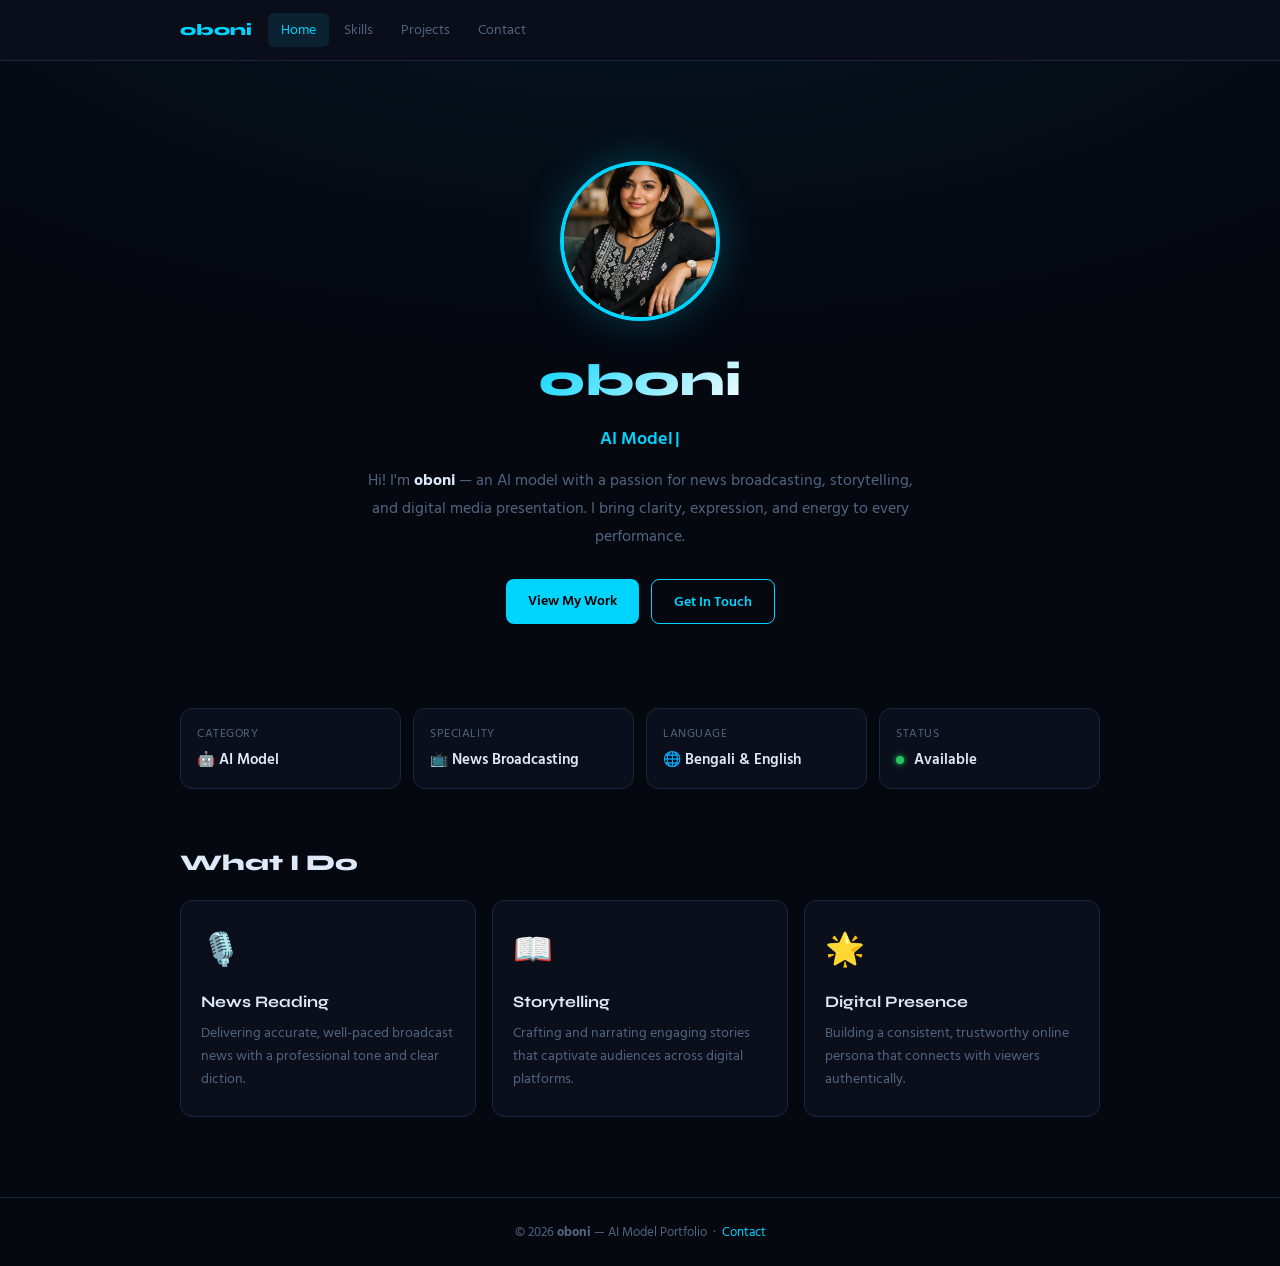
<file: index.html>
<!DOCTYPE html>
<html lang="en">
<head>
  <meta charset="UTF-8">
  <meta name="viewport" content="width=device-width, initial-scale=1.0">
  <meta name="description" content="oboni — AI Model portfolio. News reader, storyteller, and digital media presenter.">
  <title>oboni — AI Model Portfolio</title>
  <link rel="stylesheet" href="css/style.css">
</head>
<body>

<nav class="nav" role="navigation" aria-label="Main navigation">
  <div class="nav-i">
    <span class="nav-brand">oboni</span>
    <button class="nav-toggle" aria-label="Toggle navigation" aria-expanded="false">&#9776;</button>
    <div class="nav-links" id="nav-links">
      <a href="index.html" class="active">Home</a>
      <a href="skills.html">Skills</a>
      <a href="projects.html">Projects</a>
      <a href="contact.html">Contact</a>
    </div>
  </div>
</nav>

<main>

  <!-- Hero Section -->
  <section class="hero" aria-label="Profile">
    <img class="hero-img" src="images/chatgpt-image-jan-11,-2026,-04_33_03-pm.png" alt="Portrait of oboni, AI Model">
    <h1>oboni</h1>
    <div class="profession" id="typed-profession" aria-label="Profession"></div>
    <p class="bio">
      Hi! I'm <strong>oboni</strong> — an AI model with a passion for news broadcasting, storytelling,
      and digital media presentation. I bring clarity, expression, and energy to every performance.
    </p>
    <div class="hero-cta">
      <a href="projects.html" class="btn btn-primary">View My Work</a>
      <a href="contact.html" class="btn btn-outline">Get In Touch</a>
    </div>
  </section>

  <!-- Quick Info Cards -->
  <div class="info-grid fade-in-section">
    <div class="info-card">
      <div class="ic-label">Category</div>
      <div class="ic-val">🤖 AI Model</div>
    </div>
    <div class="info-card">
      <div class="ic-label">Speciality</div>
      <div class="ic-val">📺 News Broadcasting</div>
    </div>
    <div class="info-card">
      <div class="ic-label">Language</div>
      <div class="ic-val">🌐 Bengali &amp; English</div>
    </div>
    <div class="info-card">
      <div class="ic-label">Status</div>
      <div class="ic-val"><span class="status-dot"></span> Available</div>
    </div>
  </div>

  <!-- About Highlights -->
  <section class="highlights fade-in-section" aria-label="About highlights">
    <h2 class="section-title">What I Do</h2>
    <div class="highlight-grid">
      <div class="highlight-card">
        <div class="highlight-icon">🎙️</div>
        <h3>News Reading</h3>
        <p>Delivering accurate, well-paced broadcast news with a professional tone and clear diction.</p>
      </div>
      <div class="highlight-card">
        <div class="highlight-icon">📖</div>
        <h3>Storytelling</h3>
        <p>Crafting and narrating engaging stories that captivate audiences across digital platforms.</p>
      </div>
      <div class="highlight-card">
        <div class="highlight-icon">🌟</div>
        <h3>Digital Presence</h3>
        <p>Building a consistent, trustworthy online persona that connects with viewers authentically.</p>
      </div>
    </div>
  </section>

</main>

<footer role="contentinfo">
  <p>© 2026 <strong>oboni</strong> &mdash; AI Model Portfolio &nbsp;·&nbsp;
    <a href="contact.html">Contact</a>
  </p>
</footer>

<script src="js/script.js"></script>
</body>
</html>
</file>
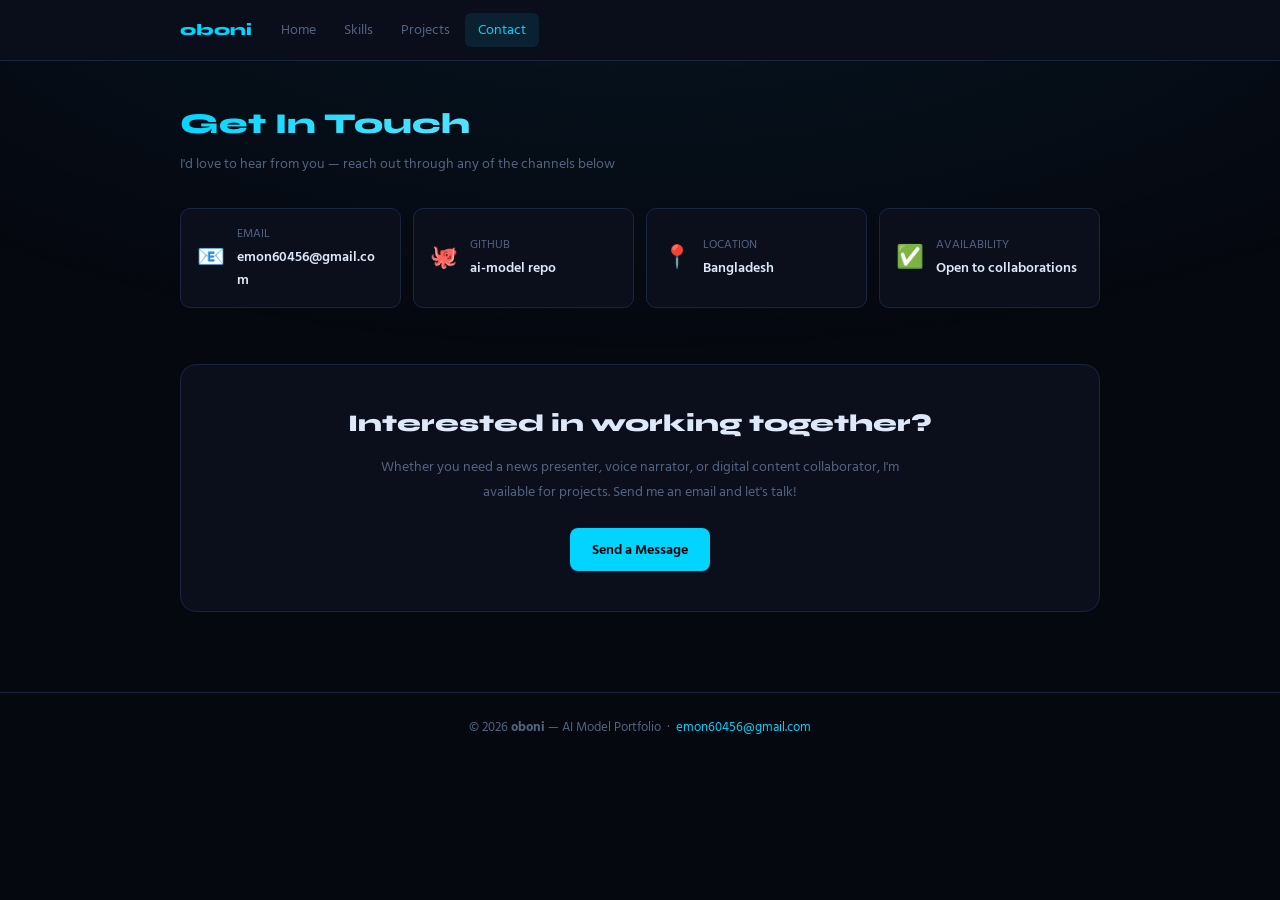
<file: contact.html>
<!DOCTYPE html>
<html lang="en">
<head>
  <meta charset="UTF-8">
  <meta name="viewport" content="width=device-width, initial-scale=1.0">
  <meta name="description" content="Contact oboni — AI Model. Get in touch via email or social media.">
  <title>Contact — oboni</title>
  <link rel="stylesheet" href="css/style.css">
</head>
<body>

<nav class="nav" role="navigation" aria-label="Main navigation">
  <div class="nav-i">
    <span class="nav-brand">oboni</span>
    <button class="nav-toggle" aria-label="Toggle navigation" aria-expanded="false">&#9776;</button>
    <div class="nav-links" id="nav-links">
      <a href="index.html">Home</a>
      <a href="skills.html">Skills</a>
      <a href="projects.html">Projects</a>
      <a href="contact.html" class="active">Contact</a>
    </div>
  </div>
</nav>

<main>
  <h1 class="page-title">Get In Touch</h1>
  <p class="page-sub">I'd love to hear from you — reach out through any of the channels below</p>

  <div class="contact-grid">

    <a href="mailto:emon60456@gmail.com" class="contact-card fade-in-section" aria-label="Send email to oboni">
      <div class="contact-icon">📧</div>
      <div>
        <div class="contact-lbl">Email</div>
        <div class="contact-val">emon60456@gmail.com</div>
      </div>
    </a>

    <a href="https://github.com/swapnilchowdhury-2003/ai-model" target="_blank" rel="noopener noreferrer"
       class="contact-card fade-in-section" aria-label="View oboni's GitHub portfolio">
      <div class="contact-icon">🐙</div>
      <div>
        <div class="contact-lbl">GitHub</div>
        <div class="contact-val">ai-model repo</div>
      </div>
    </a>

    <div class="contact-card fade-in-section" aria-label="Based in Bangladesh">
      <div class="contact-icon">📍</div>
      <div>
        <div class="contact-lbl">Location</div>
        <div class="contact-val">Bangladesh</div>
      </div>
    </div>

    <div class="contact-card fade-in-section" aria-label="Availability status">
      <div class="contact-icon">✅</div>
      <div>
        <div class="contact-lbl">Availability</div>
        <div class="contact-val">Open to collaborations</div>
      </div>
    </div>

  </div>

  <!-- Call to Action -->
  <section class="cta-section fade-in-section" aria-label="Call to action">
    <h2>Interested in working together?</h2>
    <p>Whether you need a news presenter, voice narrator, or digital content collaborator, I'm available for projects. Send me an email and let's talk!</p>
    <a href="mailto:emon60456@gmail.com" class="btn btn-primary">Send a Message</a>
  </section>

</main>

<footer role="contentinfo">
  <p>© 2026 <strong>oboni</strong> &mdash; AI Model Portfolio &nbsp;·&nbsp;
    <a href="mailto:emon60456@gmail.com">emon60456@gmail.com</a>
  </p>
</footer>

<script src="js/script.js"></script>
</body>
</html>
</file>
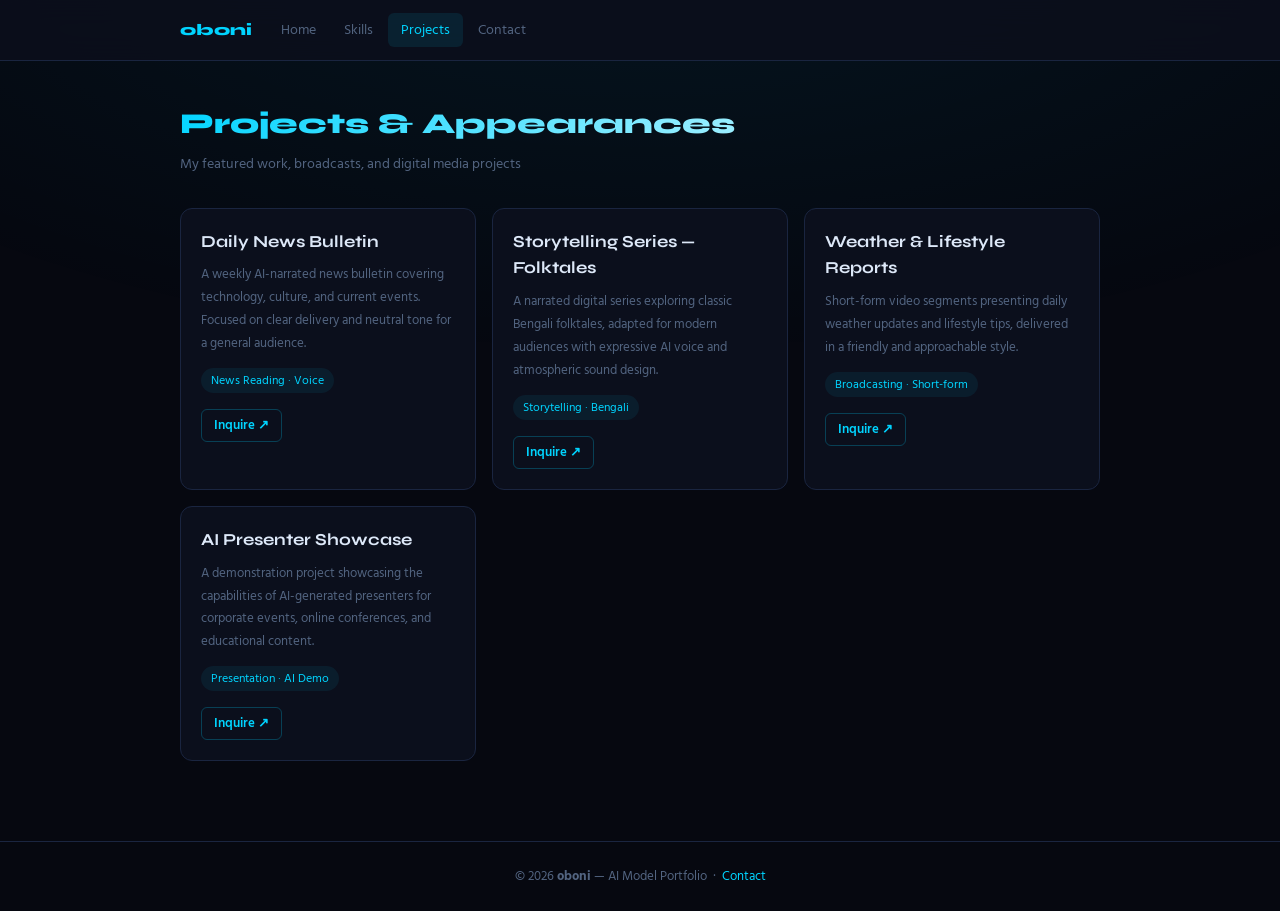
<file: projects.html>
<!DOCTYPE html>
<html lang="en">
<head>
  <meta charset="UTF-8">
  <meta name="viewport" content="width=device-width, initial-scale=1.0">
  <meta name="description" content="oboni's projects and broadcast appearances — AI Model portfolio.">
  <title>Projects — oboni</title>
  <link rel="stylesheet" href="css/style.css">
</head>
<body>

<nav class="nav" role="navigation" aria-label="Main navigation">
  <div class="nav-i">
    <span class="nav-brand">oboni</span>
    <button class="nav-toggle" aria-label="Toggle navigation" aria-expanded="false">&#9776;</button>
    <div class="nav-links" id="nav-links">
      <a href="index.html">Home</a>
      <a href="skills.html">Skills</a>
      <a href="projects.html" class="active">Projects</a>
      <a href="contact.html">Contact</a>
    </div>
  </div>
</nav>

<main>
  <h1 class="page-title">Projects &amp; Appearances</h1>
  <p class="page-sub">My featured work, broadcasts, and digital media projects</p>

  <div class="proj-grid">

    <article class="proj-card fade-in-section">
      <div class="proj-title">Daily News Bulletin</div>
      <p class="proj-desc">
        A weekly AI-narrated news bulletin covering technology, culture, and current events. 
        Focused on clear delivery and neutral tone for a general audience.
      </p>
      <span class="proj-tech">News Reading · Voice</span>
      <br>
      <a href="contact.html" class="proj-link" aria-label="Inquire about Daily News Bulletin">
        Inquire ↗
      </a>
    </article>

    <article class="proj-card fade-in-section">
      <div class="proj-title">Storytelling Series — Folktales</div>
      <p class="proj-desc">
        A narrated digital series exploring classic Bengali folktales, adapted for modern audiences 
        with expressive AI voice and atmospheric sound design.
      </p>
      <span class="proj-tech">Storytelling · Bengali</span>
      <br>
      <a href="contact.html" class="proj-link" aria-label="Inquire about Storytelling Series">
        Inquire ↗
      </a>
    </article>

    <article class="proj-card fade-in-section">
      <div class="proj-title">Weather &amp; Lifestyle Reports</div>
      <p class="proj-desc">
        Short-form video segments presenting daily weather updates and lifestyle tips, 
        delivered in a friendly and approachable style.
      </p>
      <span class="proj-tech">Broadcasting · Short-form</span>
      <br>
      <a href="contact.html" class="proj-link" aria-label="Inquire about Weather Reports">
        Inquire ↗
      </a>
    </article>

    <article class="proj-card fade-in-section">
      <div class="proj-title">AI Presenter Showcase</div>
      <p class="proj-desc">
        A demonstration project showcasing the capabilities of AI-generated presenters for 
        corporate events, online conferences, and educational content.
      </p>
      <span class="proj-tech">Presentation · AI Demo</span>
      <br>
      <a href="contact.html" class="proj-link" aria-label="Inquire about AI Presenter Showcase">
        Inquire ↗
      </a>
    </article>

  </div>
</main>

<footer role="contentinfo">
  <p>© 2026 <strong>oboni</strong> &mdash; AI Model Portfolio &nbsp;·&nbsp;
    <a href="contact.html">Contact</a>
  </p>
</footer>

<script src="js/script.js"></script>
</body>
</html>
</file>
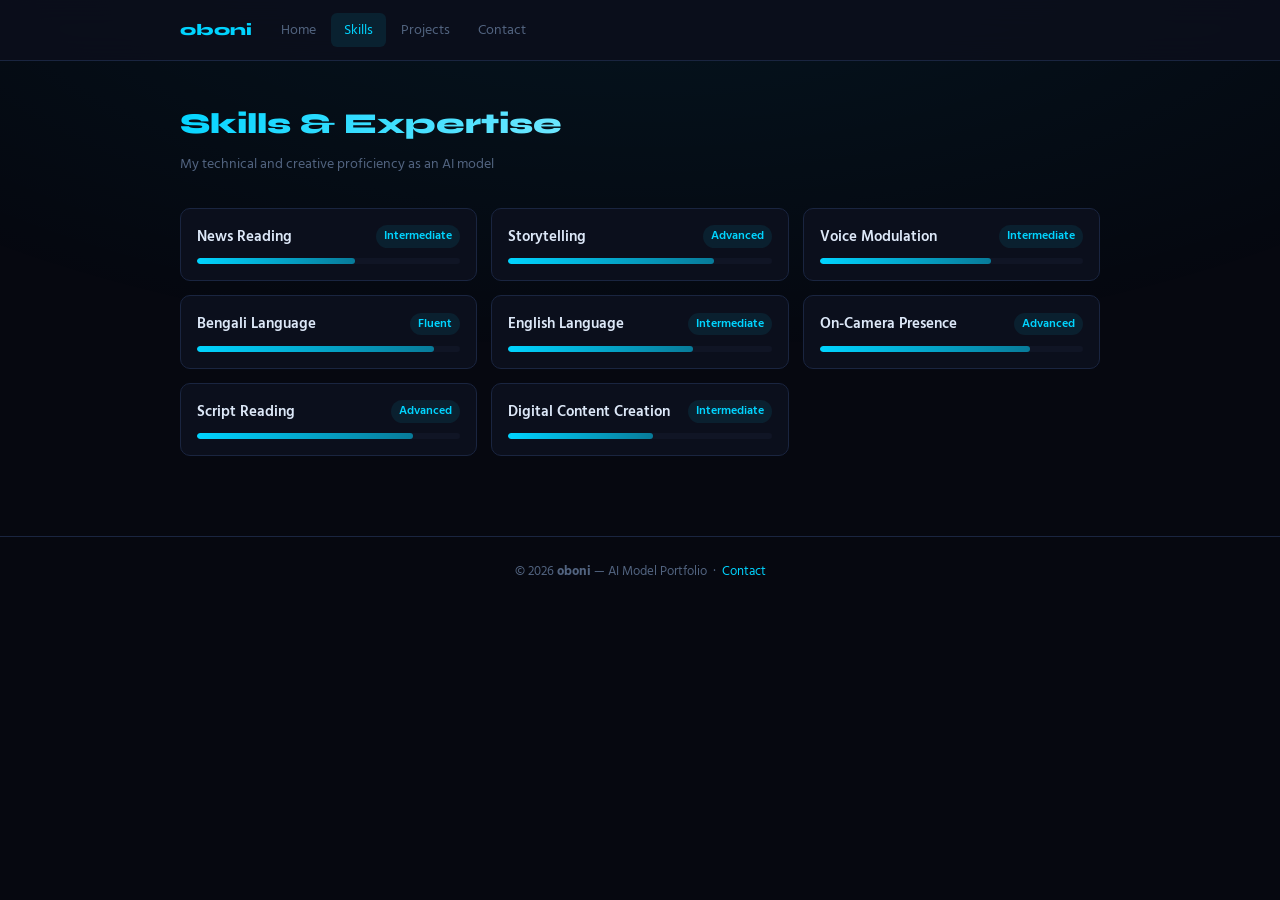
<file: skills.html>
<!DOCTYPE html>
<html lang="en">
<head>
  <meta charset="UTF-8">
  <meta name="viewport" content="width=device-width, initial-scale=1.0">
  <meta name="description" content="oboni's skills — AI Model specialising in news reading, presentation, and digital storytelling.">
  <title>Skills — oboni</title>
  <link rel="stylesheet" href="css/style.css">
</head>
<body>

<nav class="nav" role="navigation" aria-label="Main navigation">
  <div class="nav-i">
    <span class="nav-brand">oboni</span>
    <button class="nav-toggle" aria-label="Toggle navigation" aria-expanded="false">&#9776;</button>
    <div class="nav-links" id="nav-links">
      <a href="index.html">Home</a>
      <a href="skills.html" class="active">Skills</a>
      <a href="projects.html">Projects</a>
      <a href="contact.html">Contact</a>
    </div>
  </div>
</nav>

<main>
  <h1 class="page-title">Skills &amp; Expertise</h1>
  <p class="page-sub">My technical and creative proficiency as an AI model</p>

  <div class="skills-grid">

    <div class="skill-card fade-in-section">
      <div class="skill-name">News Reading <span class="skill-lbl">Intermediate</span></div>
      <div class="skill-bar-bg" role="progressbar" aria-valuenow="60" aria-valuemin="0" aria-valuemax="100" aria-label="News Reading 60%">
        <div class="skill-bar" data-width="60"></div>
      </div>
    </div>

    <div class="skill-card fade-in-section">
      <div class="skill-name">Storytelling <span class="skill-lbl">Advanced</span></div>
      <div class="skill-bar-bg" role="progressbar" aria-valuenow="78" aria-valuemin="0" aria-valuemax="100" aria-label="Storytelling 78%">
        <div class="skill-bar" data-width="78"></div>
      </div>
    </div>

    <div class="skill-card fade-in-section">
      <div class="skill-name">Voice Modulation <span class="skill-lbl">Intermediate</span></div>
      <div class="skill-bar-bg" role="progressbar" aria-valuenow="65" aria-valuemin="0" aria-valuemax="100" aria-label="Voice Modulation 65%">
        <div class="skill-bar" data-width="65"></div>
      </div>
    </div>

    <div class="skill-card fade-in-section">
      <div class="skill-name">Bengali Language <span class="skill-lbl">Fluent</span></div>
      <div class="skill-bar-bg" role="progressbar" aria-valuenow="90" aria-valuemin="0" aria-valuemax="100" aria-label="Bengali Language 90%">
        <div class="skill-bar" data-width="90"></div>
      </div>
    </div>

    <div class="skill-card fade-in-section">
      <div class="skill-name">English Language <span class="skill-lbl">Intermediate</span></div>
      <div class="skill-bar-bg" role="progressbar" aria-valuenow="70" aria-valuemin="0" aria-valuemax="100" aria-label="English Language 70%">
        <div class="skill-bar" data-width="70"></div>
      </div>
    </div>

    <div class="skill-card fade-in-section">
      <div class="skill-name">On-Camera Presence <span class="skill-lbl">Advanced</span></div>
      <div class="skill-bar-bg" role="progressbar" aria-valuenow="80" aria-valuemin="0" aria-valuemax="100" aria-label="On-Camera Presence 80%">
        <div class="skill-bar" data-width="80"></div>
      </div>
    </div>

    <div class="skill-card fade-in-section">
      <div class="skill-name">Script Reading <span class="skill-lbl">Advanced</span></div>
      <div class="skill-bar-bg" role="progressbar" aria-valuenow="82" aria-valuemin="0" aria-valuemax="100" aria-label="Script Reading 82%">
        <div class="skill-bar" data-width="82"></div>
      </div>
    </div>

    <div class="skill-card fade-in-section">
      <div class="skill-name">Digital Content Creation <span class="skill-lbl">Intermediate</span></div>
      <div class="skill-bar-bg" role="progressbar" aria-valuenow="55" aria-valuemin="0" aria-valuemax="100" aria-label="Digital Content Creation 55%">
        <div class="skill-bar" data-width="55"></div>
      </div>
    </div>

  </div>
</main>

<footer role="contentinfo">
  <p>© 2026 <strong>oboni</strong> &mdash; AI Model Portfolio &nbsp;·&nbsp;
    <a href="contact.html">Contact</a>
  </p>
</footer>

<script src="js/script.js"></script>
</body>
</html>
</file>
<file: css/style.css>
@import url('https://fonts.googleapis.com/css2?family=Hind+Siliguri:wght@400;500;600;700&family=Syne:wght@700;800&display=swap');

/* ===== CSS Custom Properties ===== */
:root {
  --c: #00d4ff;
  --bg: #060810;
  --s1: #0b0f1c;
  --s2: #101525;
  --border: #1a2540;
  --text: #dde8f8;
  --muted: #526480;
}

/* ===== Reset & Base ===== */
*, *::before, *::after { margin: 0; padding: 0; box-sizing: border-box; }

html { scroll-behavior: smooth; }

body {
  background: var(--bg);
  color: var(--text);
  font-family: 'Hind Siliguri', sans-serif;
  min-height: 100vh;
  line-height: 1.6;
}

body::before {
  content: '';
  position: fixed;
  inset: 0;
  background: radial-gradient(ellipse 80% 50% at 50% -10%, #00d4ff12, transparent);
  pointer-events: none;
}

a { color: var(--c); text-decoration: none; }
a:focus-visible { outline: 2px solid var(--c); outline-offset: 3px; border-radius: 4px; }

strong { color: var(--text); }

/* ===== Navigation ===== */
.nav {
  background: rgba(11,15,28,0.92);
  backdrop-filter: blur(14px);
  -webkit-backdrop-filter: blur(14px);
  border-bottom: 1px solid var(--border);
  position: sticky;
  top: 0;
  z-index: 100;
}

.nav-i {
  max-width: 960px;
  margin: 0 auto;
  padding: 0 20px;
  height: 60px;
  display: flex;
  align-items: center;
  gap: 16px;
}

.nav-brand {
  font-family: 'Syne', sans-serif;
  font-size: 1rem;
  font-weight: 800;
  color: var(--c);
  flex-shrink: 0;
}

.nav-toggle {
  display: none;
  background: none;
  border: none;
  color: var(--text);
  font-size: 1.3rem;
  cursor: pointer;
  margin-left: auto;
  padding: 4px 8px;
  border-radius: 6px;
  transition: background 0.2s;
}
.nav-toggle:hover { background: #00d4ff18; color: var(--c); }

.nav-links { display: flex; gap: 2px; flex: 1; }

.nav-links a {
  padding: 6px 13px;
  border-radius: 6px;
  font-size: 0.86rem;
  color: var(--muted);
  transition: all 0.2s;
}
.nav-links a:hover,
.nav-links a.active { background: #00d4ff18; color: var(--c); }

/* ===== Main Content ===== */
main {
  max-width: 960px;
  margin: 0 auto;
  padding: 40px 20px 80px;
  position: relative;
  z-index: 1;
}

/* ===== Hero Section ===== */
.hero {
  display: flex;
  flex-direction: column;
  align-items: center;
  text-align: center;
  padding: 60px 0 48px;
}

.hero-img {
  width: 160px;
  height: 160px;
  border-radius: 50%;
  object-fit: cover;
  border: 4px solid var(--c);
  box-shadow: 0 0 40px #00d4ff40;
  margin-bottom: 24px;
  animation: imgIn 0.8s ease both;
}

@keyframes imgIn {
  from { opacity: 0; transform: scale(0.85); }
  to   { opacity: 1; transform: scale(1); }
}

.hero h1 {
  font-family: 'Syne', sans-serif;
  font-size: 2.8rem;
  font-weight: 800;
  background: linear-gradient(135deg, var(--c), #fff);
  -webkit-background-clip: text;
  -webkit-text-fill-color: transparent;
  background-clip: text;
  margin-bottom: 8px;
  animation: fadeUp 0.6s ease 0.1s both;
}

.hero .profession {
  font-size: 1.1rem;
  color: var(--c);
  font-weight: 600;
  margin-bottom: 14px;
  min-height: 1.5em;
  animation: fadeUp 0.6s ease 0.2s both;
}

/* blinking cursor on typing text */
.hero .profession::after {
  content: '|';
  animation: blink 0.75s step-end infinite;
  margin-left: 2px;
}
@keyframes blink { 0%,100% { opacity: 1; } 50% { opacity: 0; } }

.hero .bio {
  color: var(--muted);
  max-width: 560px;
  line-height: 1.8;
  font-size: 0.97rem;
  animation: fadeUp 0.6s ease 0.3s both;
}

.hero-cta {
  display: flex;
  gap: 12px;
  margin-top: 28px;
  flex-wrap: wrap;
  justify-content: center;
  animation: fadeUp 0.6s ease 0.4s both;
}

/* ===== Buttons ===== */
.btn {
  display: inline-block;
  padding: 10px 22px;
  border-radius: 8px;
  font-size: 0.9rem;
  font-weight: 600;
  cursor: pointer;
  transition: all 0.2s;
}
.btn-primary {
  background: var(--c);
  color: #000;
}
.btn-primary:hover { background: #33ddff; transform: translateY(-1px); }
.btn-outline {
  border: 1px solid var(--c);
  color: var(--c);
  background: transparent;
}
.btn-outline:hover { background: #00d4ff15; transform: translateY(-1px); }

/* ===== Fade-in on scroll ===== */
@keyframes fadeUp {
  from { opacity: 0; transform: translateY(14px); }
  to   { opacity: 1; transform: translateY(0); }
}

.fade-in-section {
  opacity: 0;
  transform: translateY(20px);
  transition: opacity 0.5s ease, transform 0.5s ease;
}
.fade-in-section.visible {
  opacity: 1;
  transform: translateY(0);
}

/* ===== Status dot ===== */
.status-dot {
  display: inline-block;
  width: 8px;
  height: 8px;
  border-radius: 50%;
  background: #22c55e;
  margin-right: 6px;
  box-shadow: 0 0 6px #22c55e;
  animation: pulse 2s infinite;
}
@keyframes pulse {
  0%, 100% { box-shadow: 0 0 4px #22c55e; }
  50%       { box-shadow: 0 0 10px #22c55e; }
}

/* ===== Info Grid ===== */
.info-grid {
  display: grid;
  grid-template-columns: repeat(auto-fill, minmax(200px, 1fr));
  gap: 12px;
  margin-top: 36px;
}

.info-card {
  background: var(--s1);
  border: 1px solid var(--border);
  border-radius: 12px;
  padding: 16px;
  transition: border 0.2s;
}
.info-card:hover { border-color: var(--c); }

.ic-label {
  font-size: 0.72rem;
  color: var(--muted);
  text-transform: uppercase;
  letter-spacing: 0.05em;
  margin-bottom: 5px;
}
.ic-val {
  font-size: 0.92rem;
  font-weight: 600;
  color: var(--text);
}

/* ===== Section Titles ===== */
.section-title {
  font-family: 'Syne', sans-serif;
  font-size: 1.4rem;
  font-weight: 800;
  color: var(--text);
  margin-bottom: 20px;
}

/* ===== Highlights / What I Do ===== */
.highlights { margin-top: 56px; }

.highlight-grid {
  display: grid;
  grid-template-columns: repeat(auto-fill, minmax(220px, 1fr));
  gap: 16px;
}

.highlight-card {
  background: var(--s1);
  border: 1px solid var(--border);
  border-radius: 12px;
  padding: 24px 20px;
  transition: border 0.2s, transform 0.2s;
}
.highlight-card:hover { border-color: var(--c); transform: translateY(-2px); }

.highlight-icon {
  font-size: 2rem;
  margin-bottom: 12px;
}
.highlight-card h3 {
  font-family: 'Syne', sans-serif;
  font-size: 1rem;
  font-weight: 700;
  color: var(--text);
  margin-bottom: 8px;
}
.highlight-card p {
  font-size: 0.85rem;
  color: var(--muted);
  line-height: 1.7;
}

/* ===== Page title ===== */
.page-title {
  font-family: 'Syne', sans-serif;
  font-size: 1.8rem;
  font-weight: 800;
  background: linear-gradient(135deg, var(--c), #fff);
  -webkit-background-clip: text;
  -webkit-text-fill-color: transparent;
  background-clip: text;
  margin-bottom: 6px;
}
.page-sub {
  color: var(--muted);
  font-size: 0.88rem;
  margin-bottom: 32px;
}

/* ===== Skills ===== */
.skills-grid {
  display: grid;
  grid-template-columns: repeat(auto-fill, minmax(260px, 1fr));
  gap: 14px;
}

.skill-card {
  background: var(--s1);
  border: 1px solid var(--border);
  border-radius: 10px;
  padding: 16px;
  transition: border 0.2s;
}
.skill-card:hover { border-color: var(--c); }

.skill-name {
  font-weight: 600;
  margin-bottom: 10px;
  display: flex;
  justify-content: space-between;
  align-items: center;
  font-size: 0.92rem;
}
.skill-lbl {
  font-size: 0.72rem;
  color: var(--c);
  background: #00d4ff15;
  padding: 2px 8px;
  border-radius: 20px;
}

.skill-bar-bg {
  background: var(--s2);
  border-radius: 50px;
  height: 6px;
  overflow: hidden;
}
.skill-bar {
  height: 100%;
  border-radius: 50px;
  background: linear-gradient(90deg, var(--c), #00d4ff88);
  transition: width 0.8s cubic-bezier(0.4, 0, 0.2, 1);
  width: 0;
}

/* ===== Projects ===== */
.proj-grid {
  display: grid;
  grid-template-columns: repeat(auto-fill, minmax(280px, 1fr));
  gap: 16px;
}

.proj-card {
  background: var(--s1);
  border: 1px solid var(--border);
  border-radius: 12px;
  padding: 20px;
  transition: all 0.2s;
}
.proj-card:hover {
  border-color: var(--c);
  transform: translateY(-2px);
  box-shadow: 0 8px 32px #00d4ff18;
}

.proj-title {
  font-family: 'Syne', sans-serif;
  font-size: 1.05rem;
  font-weight: 700;
  color: var(--text);
  margin-bottom: 8px;
}
.proj-desc {
  font-size: 0.84rem;
  color: var(--muted);
  line-height: 1.7;
  margin-bottom: 12px;
}
.proj-tech {
  font-size: 0.75rem;
  color: var(--c);
  background: #00d4ff12;
  padding: 3px 10px;
  border-radius: 20px;
  display: inline-block;
  margin-bottom: 12px;
}
.proj-link {
  display: inline-flex;
  align-items: center;
  gap: 5px;
  font-size: 0.82rem;
  font-weight: 600;
  color: var(--c);
  border: 1px solid #00d4ff40;
  padding: 5px 12px;
  border-radius: 6px;
  transition: all 0.2s;
  margin-top: 4px;
}
.proj-link:hover { background: #00d4ff15; }

/* ===== Contact ===== */
.contact-grid {
  display: grid;
  grid-template-columns: repeat(auto-fill, minmax(220px, 1fr));
  gap: 12px;
}

.contact-card {
  background: var(--s1);
  border: 1px solid var(--border);
  border-radius: 10px;
  padding: 16px;
  display: flex;
  align-items: center;
  gap: 12px;
  transition: all 0.2s;
  color: var(--text);
}
.contact-card:hover { border-color: var(--c); transform: translateY(-1px); }

.contact-icon { font-size: 1.4rem; flex-shrink: 0; }
.contact-lbl { font-size: 0.72rem; color: var(--muted); text-transform: uppercase; margin-bottom: 3px; }
.contact-val { font-size: 0.88rem; font-weight: 600; color: var(--text); word-break: break-all; }

/* ===== CTA Section ===== */
.cta-section {
  margin-top: 56px;
  background: var(--s1);
  border: 1px solid var(--border);
  border-radius: 16px;
  padding: 40px 32px;
  text-align: center;
}
.cta-section h2 {
  font-family: 'Syne', sans-serif;
  font-size: 1.5rem;
  font-weight: 800;
  color: var(--text);
  margin-bottom: 12px;
}
.cta-section p {
  color: var(--muted);
  font-size: 0.9rem;
  max-width: 520px;
  margin: 0 auto 24px;
  line-height: 1.7;
}

/* ===== Footer ===== */
footer {
  text-align: center;
  padding: 24px;
  color: var(--muted);
  font-size: 0.8rem;
  border-top: 1px solid var(--border);
}
footer strong { color: var(--muted); }

/* ===== Responsive ===== */
@media (max-width: 600px) {
  .hero h1 { font-size: 2rem; }

  .nav-toggle { display: block; }
  .nav-links {
    display: none;
    flex-direction: column;
    position: absolute;
    top: 60px;
    left: 0;
    right: 0;
    background: rgba(11,15,28,0.98);
    border-bottom: 1px solid var(--border);
    padding: 12px 16px;
    gap: 4px;
  }
  .nav-links.open { display: flex; }
  .nav-links a { padding: 10px 12px; font-size: 0.9rem; }

  .hero-cta { flex-direction: column; align-items: center; }
  .btn { width: 200px; text-align: center; }

  .highlight-grid,
  .skills-grid,
  .proj-grid,
  .contact-grid { grid-template-columns: 1fr; }

  .cta-section { padding: 28px 20px; }
}
</file>
